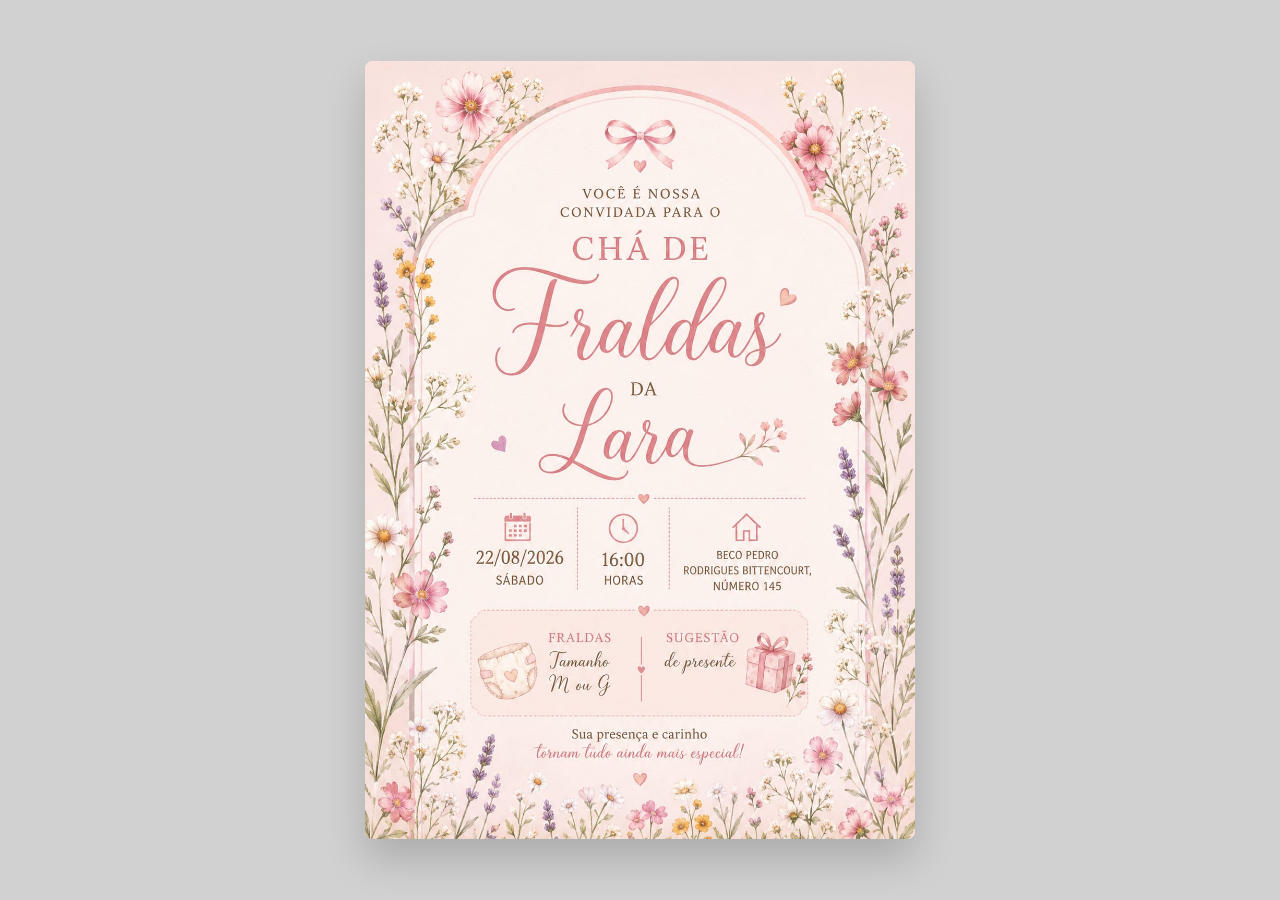
<file: index.html>
<!DOCTYPE html>
<html lang="pt-BR">
<head>
  <meta charset="UTF-8">
  <meta name="viewport" content="width=device-width, initial-scale=1.0, maximum-scale=1.0, user-scalable=no">
  <title>Chá de Fraldas – Lara</title>
  <link rel="preconnect" href="https://fonts.googleapis.com">
  <link rel="preconnect" href="https://fonts.gstatic.com" crossorigin>
  <link href="https://fonts.googleapis.com/css2?family=Montserrat:wght@600;700&family=Playfair+Display:ital,wght@0,400;0,500;1,500&display=swap" rel="stylesheet">
  <link rel="stylesheet" href="style.css">
  <style>
    .btn-presente {
    position: absolute;
    z-index: 2;
    bottom: 18%;
    left: 50%;
    transform: translateX(-50%);
    width: 61%;
    height: 13%;
    bottom: 16%
    }
  </style>
</head>
<body>

  <div class="convite-wrapper">
    <img src="convite.jpg" alt="Convite Chá de Fraldas da Lara" class="img-fundo">

    <a href="index2.html" class="btn-presente" aria-label="Ver sugestões de presente"></a>
  </div>

</body>
</html>
</file>
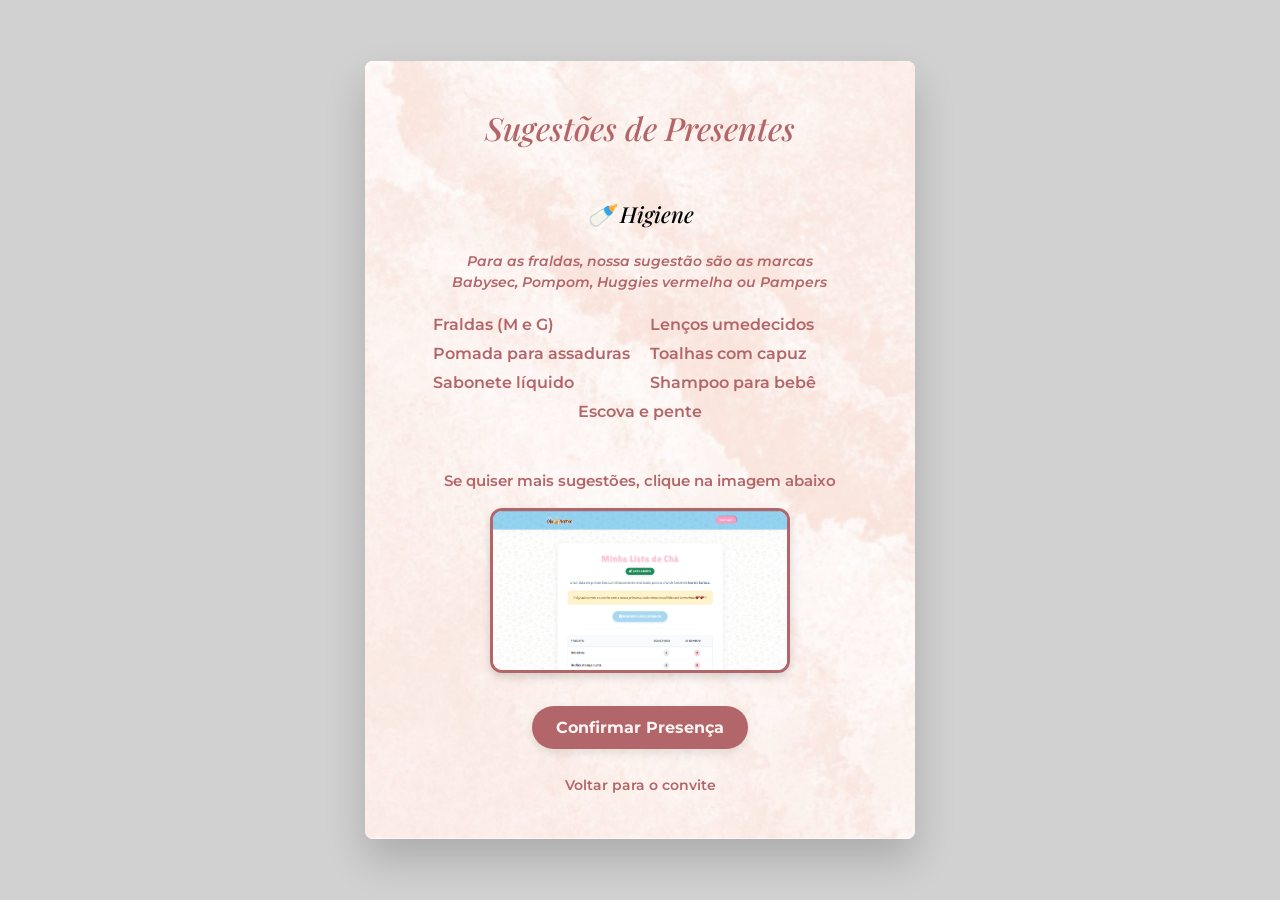
<file: index2.html>
<!DOCTYPE html>
<html lang="pt-BR">
<head>
  <meta charset="UTF-8">
  <meta name="viewport" content="width=device-width, initial-scale=1.0, maximum-scale=1.0, user-scalable=no">
  <title>Chá de Bebê – Lara</title>
  <link rel="preconnect" href="https://fonts.googleapis.com">
  <link rel="preconnect" href="https://fonts.gstatic.com" crossorigin>
  <link href="https://fonts.googleapis.com/css2?family=Montserrat:wght@600;700&family=Playfair+Display:ital,wght@0,400;0,500;1,500&display=swap" rel="stylesheet">
  <link rel="stylesheet" href="style.css">
  <style>
    /* Ajustes de layout para a página de presentes */
    .lista-presentes-wrapper {
      justify-content: space-between; /* Empurra o conteúdo para cima e o rodapé para baixo */
      padding-top: 5vh; /* Reduzido para subir o conteúdo */
      padding-bottom: 5vh;
    }
    .lista-titulo {
      margin-bottom: 3vh; /* Reduzido para subir o conteúdo */
    }

    .lista-conteudo-principal, .lista-rodape {
      display: flex;
      flex-direction: column;
      align-items: center;
      width: 100%;
    }

    .lista-presentes-categoria {
      width: 100%;
      font-family: 'Playfair Display', serif;
      font-style: italic;
      font-weight: 500;
      font-size: clamp(18px, 5vw, 22px);
      margin-top: 2.5vh; /* Reduzido para compactar */
      padding-bottom: 1vh;
      /* border-bottom: 2px dotted #e3a8ac; */ /* Pontilhado removido */
      text-align: center;
      margin-bottom: 1.5vh;
    }

    .lista-presentes {
      /* Altera para colunas flexíveis que se adaptam à largura da tela, evitando quebra de texto */
      grid-template-columns: repeat(2, 1fr); /* Força duas colunas em todas as telas */
      line-height: 1.8; /* Reduzido para compactar a lista */
    }

    .lista-presentes li:last-child:nth-child(odd) {
      grid-column: 1 / -1;
      text-align: center;
    }
    .link-voltar {
      margin-top: 3vh; /* Reduzido para não empurrar o botão para cima */
    }

    .item-largo {
      grid-column: 1 / -1; /* Faz o item ocupar a linha inteira */
      text-align: center;
      padding: 0 10%; /* Adiciona um pequeno preenchimento para não ficar colado nas bordas */
    }

    .mensagem-marcas {
      font-family: 'Montserrat', sans-serif;
      font-weight: 600;
      font-style: italic;
      font-size: clamp(12px, 3.3vw, 14px);
      color: #b36669;
      text-align: center;
      max-width: 90%;
      line-height: 1.5;
      margin-bottom: 2vh;
    }

    .mensagem-mais-sugestoes {
      font-family: 'Montserrat', sans-serif;
      font-weight: 600;
      font-size: clamp(13px, 3.5vw, 15px);
      color: #b36669;
      text-align: center;
      margin-top: 3vh;
      margin-bottom: 2vh;
      max-width: 85%;
    }

    .link-imagem-lista {
      display: block;
      width: 85%;
      max-width: 300px;
      margin: 0 auto;
      text-decoration: none;
    }

    .img-lista-externa {
      width: 100%;
      height: auto;
      display: block;
      border-radius: 12px;
      border: 3px solid #b36669;
      box-shadow: 0 4px 10px rgba(0,0,0,0.15);
      transition: transform 0.2s ease;
    }

    .img-lista-externa:hover,
    .img-lista-externa:active {
      transform: scale(1.02);
    }
  </style>
</head>
<body>

  <div class="convite-wrapper">
    <img src="WhatsApp Image 2026-07-03 at 16.12.20.jpeg" alt="Fundo" class="img-fundo">

    <div class="lista-presentes-wrapper">
      <div class="lista-conteudo-principal">
        <h2 class="lista-titulo">Sugestões de Presentes</h2>

        <h3 class="lista-presentes-categoria">🍼 Higiene</h3>
        <p class="mensagem-marcas">Para as fraldas, nossa sugestão são as marcas Babysec, Pompom, Huggies vermelha ou Pampers</p>
        <ul class="lista-presentes">
          <li>Fraldas (M e G)</li>
          <li>Lenços umedecidos</li>
          <li>Pomada para assaduras</li>
          <li>Toalhas com capuz</li>
          <li>Sabonete líquido</li>
          <li>Shampoo para bebê</li>
          <li>Escova e pente</li>
        </ul>

        <p class="mensagem-mais-sugestoes">Se quiser mais sugestões, clique na imagem abaixo</p>

        <a href="https://lista.olamamae.com.br/meu_portal/ver-lista-publica.php?id=331" target="_blank" rel="noopener" class="link-imagem-lista">
          <img src="sugestao-presente.png" alt="Mais sugestões de presentes - Lista Olá Mamãe" class="img-lista-externa">
        </a>
      </div>

      <div class="lista-rodape">
       <a href="#" id="confirmar-presenca" class="btn-whatsapp">Confirmar Presença</a><a href="index.html" class="link-voltar">Voltar para o convite</a>
      </div>
    </div>
  </div>
  
  <script>
    document.getElementById('confirmar-presenca').addEventListener('click', function(event) {
      event.preventDefault();
      
      // Insira o número do WhatsApp com o código do país e DDD (ex: 5551999998888)
      const numeroWhatsapp = '555191314697'; 
      const texto = 'Vou comparecer na Festa da Princesa Lara!!🥰';
      
      const url = `https://api.whatsapp.com/send?phone=${numeroWhatsapp}&text=${encodeURIComponent(texto)}`;
      window.open(url, '_blank');
    });
  </script>
</body>
</html>
</file>
<file: style.css>
* { box-sizing: border-box; margin: 0; padding: 0; }

body {
  background-color: #fdf5f3;
  display: flex;
  flex-direction: column;
  justify-content: center;
  align-items: center;
  min-height: 100vh;
  padding: 0;
  font-family: 'Montserrat', sans-serif;
  overflow-x: hidden;
}

.convite-wrapper {
  position: relative;
  width: 100vw;
  min-height: 100vh;
  background-color: #fdf5f3;
  overflow: hidden;
  display: flex;
  flex-direction: column;
  align-items: center;
}

@media (min-width: 600px) {
  body { background-color: #d1d1d1; padding: 40px 20px; }
  .convite-wrapper {
    width: 100%;
    max-width: 550px;
    min-height: auto;
    aspect-ratio: 1 / 1.414;
    box-shadow: 0 20px 40px rgba(0,0,0,0.18);
    border-radius: 8px;
  }
}

.img-fundo {
  position: absolute;
  top: 0; left: 0;
  width: 100%; height: 100%;
  object-fit: cover;
  z-index: 1;
}

.flor {
  position: absolute;
  width: 100%;
  max-width: 480px;
  aspect-ratio: 1 / 1;
  object-fit: contain;
  mix-blend-mode: multiply;
  z-index: 2;
}
.flor-sup-esq {  top: -26%;  left: -35%;  transform: rotate(135deg);}
.flor-sup-dir {  top: -26%;  right: -33%;  transform: rotate(-135deg);}
.flor-inf-dir {  bottom: -27%;  right: -36%;  transform: rotate(-44deg);}
.flor-inf-esq {  bottom: -26%;  left: -35%;  transform: rotate(21deg);}

.conteudo-texto {
  position: relative;
  z-index: 3;
  width: 100%;
  flex: 1;
  display: flex;
  flex-direction: column;
  align-items: center;
  justify-content: flex-start;
  padding: 10vh 5%;
  text-align: center;
}

.svg-curvado {
  width: 80%;
  max-width: 340px;
  height: auto;
  overflow: visible;
  margin-bottom: 2vh;
}
.svg-texto {
  font-family: 'Playfair Display', serif;
  font-style: italic;
  font-weight: 500;
  font-size: clamp(24px, 7vw, 32px);
  fill: #b36669;
  letter-spacing: 0.5px;
}

.bloco-monograma {
  position: relative;
  width: 100%;
  height: 25vh;
  min-height: 190px;
  display: flex;
  justify-content: center;
  align-items: center;
  margin-bottom: 2vh;
}
.letra-L-fundo {
  position: absolute;
  font-family: 'Playfair Display', serif;
  font-size: clamp(170px, 38vw, 250px);
  color: #e3a8ac;
  font-weight: 400;
  line-height: 1;
  user-select: none;
}

.img-nome {
  mix-blend-mode: multiply;
  position: absolute;
  width: 75%;
  max-width: 340px;
  margin-top: 10px;
}

.pontilhado {
  width: 75%;
  max-width: 300px;
  border-top: 4px dotted #e3a8ac;
  margin: 2vh 0;
  opacity: 0.9;
}

.data-hora {
  font-family: 'Montserrat', sans-serif;
  font-weight: 700;
  font-size: clamp(18px, 5vw, 24px);
  color: #b36669;
  margin: 1vh 0;
  letter-spacing: -0.5px;
}

.endereco-caixa {
  padding: 2.5% 6%;
  border-radius: 12px;
  font-size: clamp(11px, 3.5vw, 14px);
  font-weight: 600;
  color: #b36669;
  line-height: 1.5;
  max-width: 85%;
  margin: 2vh 0 2.5vh 0;
}

.mensagem {
  font-family: 'Playfair Display', serif;
  font-style: italic;
  font-weight: 500;
  font-size: clamp(18px, 4.5vw, 21px);
  color: #b36669;
  line-height: 1.3;
  max-width: 85%;
  margin-bottom: 2vh;
}

.link-confirmar {
  font-family: 'Playfair Display', serif;
  font-style: italic;
  font-weight: 500;
  font-size: clamp(16px, 4.5vw, 20px);
  color: #b36669;
  text-decoration: none;
  margin-top: 1vh;
  margin-bottom: 2vh;
}

.link-confirmar:hover {
  text-decoration: underline;
}

/* Estilos para a página de presentes */
.lista-presentes-wrapper {
  position: relative;
  z-index: 3;
  width: 100%;
  flex: 1;
  display: flex;
  flex-direction: column;
  align-items: center;
  justify-content: center;
  padding: 8vh 8%;
  text-align: center;
}

.lista-titulo {
  font-family: 'Playfair Display', serif;
  font-style: italic;
  font-weight: 500;
  font-size: clamp(24px, 7vw, 32px);
  color: #b36669;
  margin-bottom: 5vh;
}

.lista-presentes {
  list-style: none;
  text-align: center;
  font-family: 'Montserrat', sans-serif;
  font-weight: 600;
  font-size: clamp(14px, 3.8vw, 16px);
  color: #b36669;
  line-height: 2.2;
  margin-bottom: 2vh;
  max-width: 90%;
  display: grid;
  grid-template-columns: repeat(2, 1fr);
  gap: 0 20px;
  text-align: left;
}

.mensagem-extra {
  font-family: 'Montserrat', sans-serif;
  font-weight: 600;
  font-size: clamp(13px, 3.5vw, 15px);
  color: #b36669;
  line-height: 1.6;
  text-align: center;
  margin-bottom: 3vh;
  max-width: 85%;
}

.btn-whatsapp {
  display: inline-block;
  background-color: #b36669;
  color: #fdf5f3;
  padding: 12px 24px;
  border-radius: 50px;
  text-decoration: none;
  font-family: 'Montserrat', sans-serif;
  font-weight: 700;
  font-size: clamp(14px, 4vw, 16px);
  transition: background-color 0.3s ease;
  margin-top: 2vh;
  box-shadow: 0 4px 10px rgba(0,0,0,0.1);
}

.btn-whatsapp:hover {
  background-color: #a1585a;
}

.link-voltar {
  margin-top: 5vh;
  font-family: 'Montserrat', sans-serif;
  font-size: clamp(12px, 3vw, 14px);
  color: #b36669;
  text-decoration: none;
  font-weight: 600;
}

.link-voltar:hover {
  text-decoration: underline;
}
</file>
